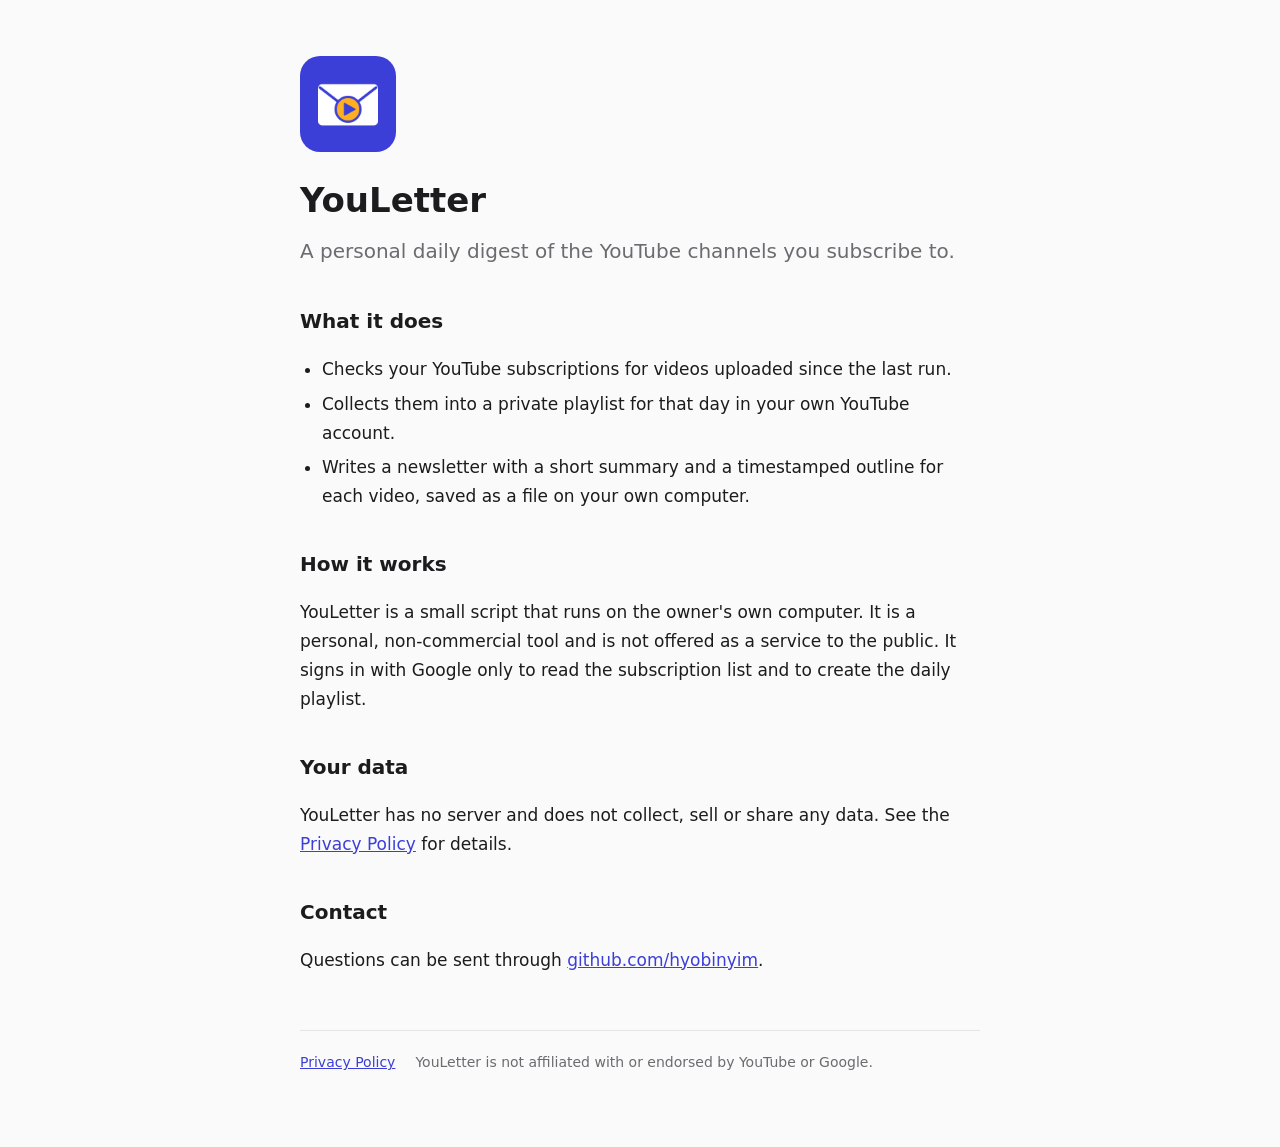
<file: index.html>
<!doctype html>
<html lang="en">
<head>
<meta charset="utf-8">
<meta name="viewport" content="width=device-width, initial-scale=1">
<title>YouLetter</title>
<link rel="icon" href="logo.png">
<link rel="stylesheet" href="style.css">
</head>
<body>
<main>
  <img class="logo" src="logo.png" alt="YouLetter logo" width="96" height="96">
  <h1>YouLetter</h1>
  <p class="lead">A personal daily digest of the YouTube channels you subscribe to.</p>

  <h2>What it does</h2>
  <ul>
    <li>Checks your YouTube subscriptions for videos uploaded since the last run.</li>
    <li>Collects them into a private playlist for that day in your own YouTube account.</li>
    <li>Writes a newsletter with a short summary and a timestamped outline for each video, saved as a file on your own computer.</li>
  </ul>

  <h2>How it works</h2>
  <p>YouLetter is a small script that runs on the owner's own computer. It is a personal, non-commercial tool and is not offered as a service to the public. It signs in with Google only to read the subscription list and to create the daily playlist.</p>

  <h2>Your data</h2>
  <p>YouLetter has no server and does not collect, sell or share any data. See the <a href="privacy.html">Privacy Policy</a> for details.</p>

  <h2>Contact</h2>
  <p>Questions can be sent through <a href="https://github.com/hyobinyim">github.com/hyobinyim</a>.</p>

  <footer>
    <a href="privacy.html">Privacy Policy</a>
    <span>YouLetter is not affiliated with or endorsed by YouTube or Google.</span>
  </footer>
</main>
</body>
</html>
</file>
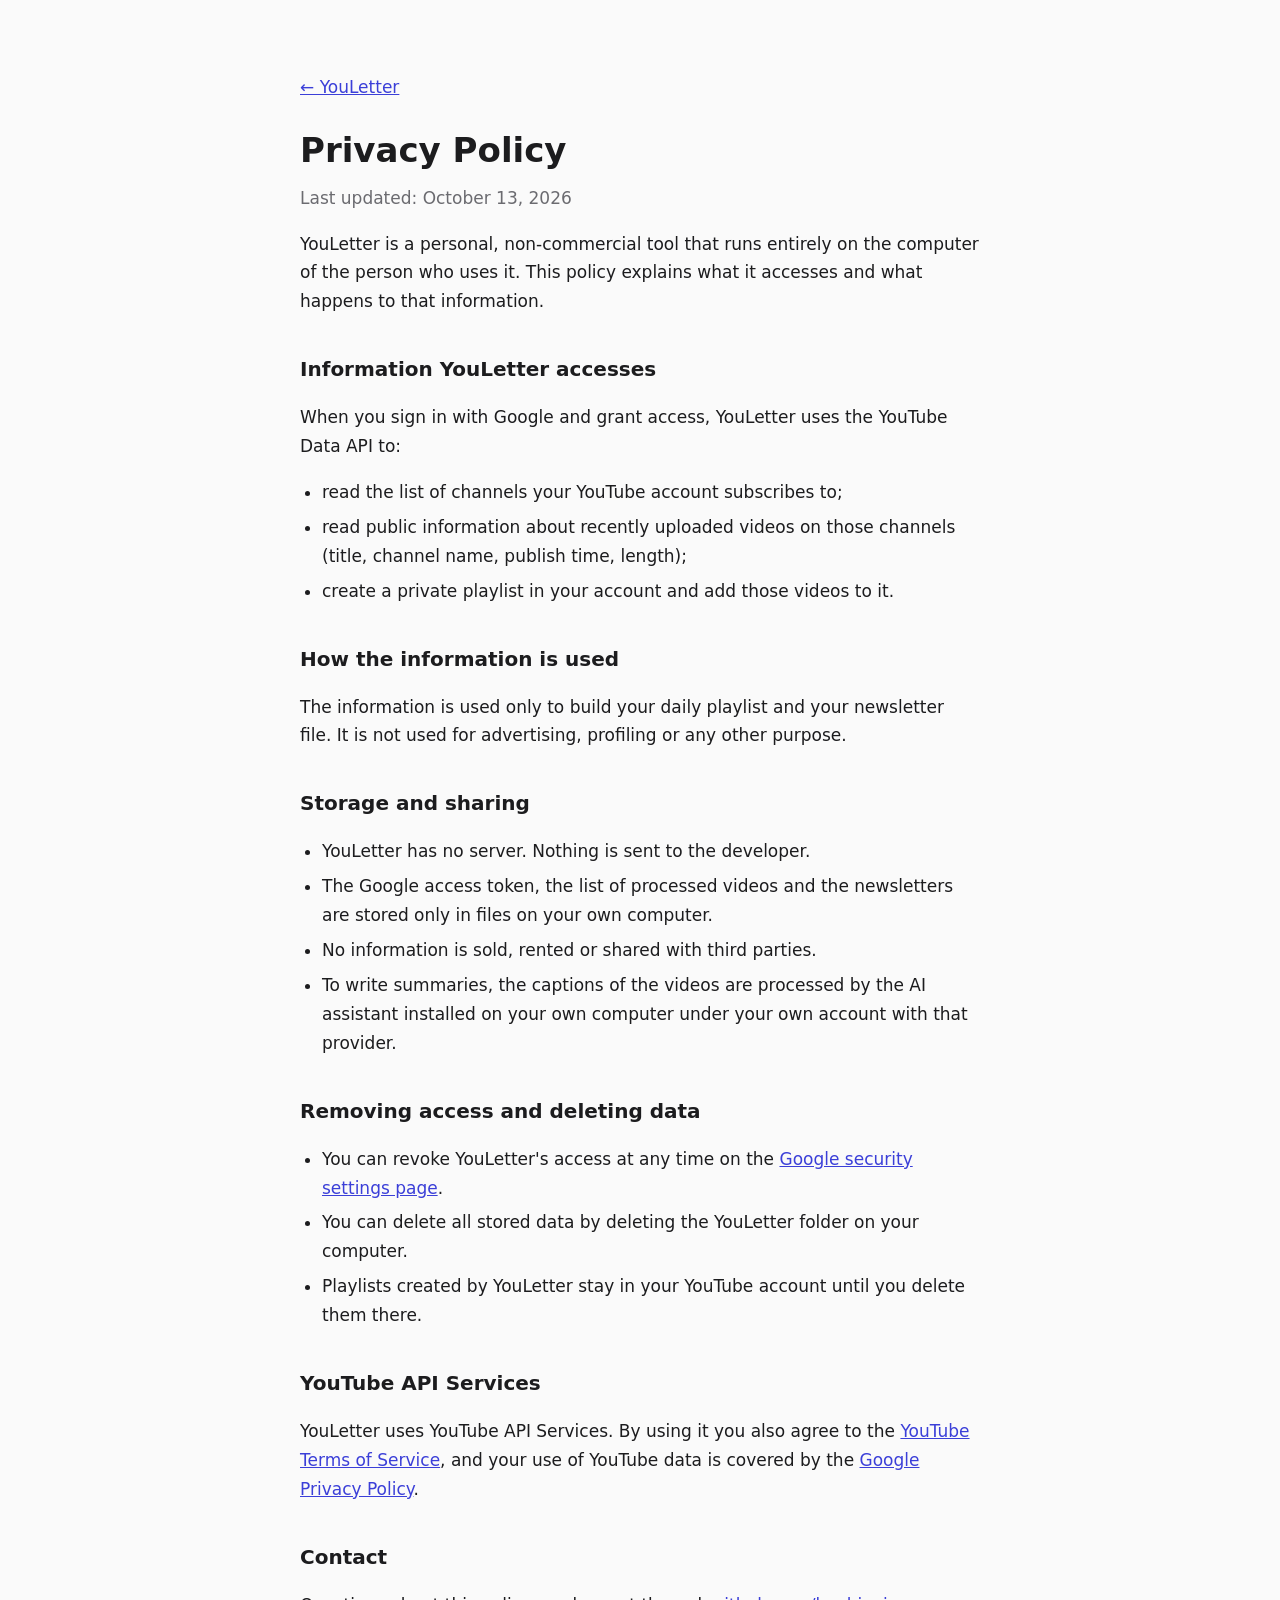
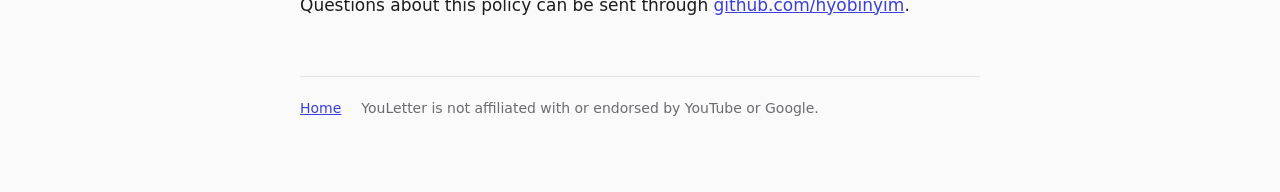
<file: privacy.html>
<!doctype html>
<html lang="en">
<head>
<meta charset="utf-8">
<meta name="viewport" content="width=device-width, initial-scale=1">
<title>Privacy Policy - YouLetter</title>
<link rel="icon" href="logo.png">
<link rel="stylesheet" href="style.css">
</head>
<body>
<main>
  <p><a href="./">&larr; YouLetter</a></p>
  <h1>Privacy Policy</h1>
  <p class="meta">Last updated: October 13, 2026</p>

  <p>YouLetter is a personal, non-commercial tool that runs entirely on the computer of the person who uses it. This policy explains what it accesses and what happens to that information.</p>

  <h2>Information YouLetter accesses</h2>
  <p>When you sign in with Google and grant access, YouLetter uses the YouTube Data API to:</p>
  <ul>
    <li>read the list of channels your YouTube account subscribes to;</li>
    <li>read public information about recently uploaded videos on those channels (title, channel name, publish time, length);</li>
    <li>create a private playlist in your account and add those videos to it.</li>
  </ul>

  <h2>How the information is used</h2>
  <p>The information is used only to build your daily playlist and your newsletter file. It is not used for advertising, profiling or any other purpose.</p>

  <h2>Storage and sharing</h2>
  <ul>
    <li>YouLetter has no server. Nothing is sent to the developer.</li>
    <li>The Google access token, the list of processed videos and the newsletters are stored only in files on your own computer.</li>
    <li>No information is sold, rented or shared with third parties.</li>
    <li>To write summaries, the captions of the videos are processed by the AI assistant installed on your own computer under your own account with that provider.</li>
  </ul>

  <h2>Removing access and deleting data</h2>
  <ul>
    <li>You can revoke YouLetter's access at any time on the <a href="https://myaccount.google.com/permissions">Google security settings page</a>.</li>
    <li>You can delete all stored data by deleting the YouLetter folder on your computer.</li>
    <li>Playlists created by YouLetter stay in your YouTube account until you delete them there.</li>
  </ul>

  <h2>YouTube API Services</h2>
  <p>YouLetter uses YouTube API Services. By using it you also agree to the <a href="https://www.youtube.com/t/terms">YouTube Terms of Service</a>, and your use of YouTube data is covered by the <a href="https://policies.google.com/privacy">Google Privacy Policy</a>.</p>

  <h2>Contact</h2>
  <p>Questions about this policy can be sent through <a href="https://github.com/hyobinyim">github.com/hyobinyim</a>.</p>

  <footer>
    <a href="./">Home</a>
    <span>YouLetter is not affiliated with or endorsed by YouTube or Google.</span>
  </footer>
</main>
</body>
</html>
</file>
<file: style.css>
:root { --bg:#fafafa; --text:#1c1c1e; --muted:#6b6b70; --line:#e4e4e7; --link:#3b3fd8; }
@media (prefers-color-scheme: dark) { :root { --bg:#121214; --text:#ececee; --muted:#9a9aa1; --line:#2c2c31; --link:#9da0ff; } }
body { margin:0; background:var(--bg); color:var(--text); font:17px/1.7 system-ui, "Segoe UI", sans-serif; }
main { max-width:680px; margin:0 auto; padding:56px 16px 72px; }
.logo { border-radius:20px; display:block; }
h1 { font-size:34px; margin:20px 0 4px; }
h2 { font-size:20px; margin:36px 0 8px; }
.lead { font-size:20px; color:var(--muted); margin:0; }
.meta { color:var(--muted); margin-top:0; }
a { color:var(--link); }
ul { padding-left:22px; }
li { margin:6px 0; }
footer { margin-top:56px; padding-top:20px; border-top:1px solid var(--line); color:var(--muted); font-size:14px; display:flex; flex-wrap:wrap; gap:8px 20px; }
</file>
